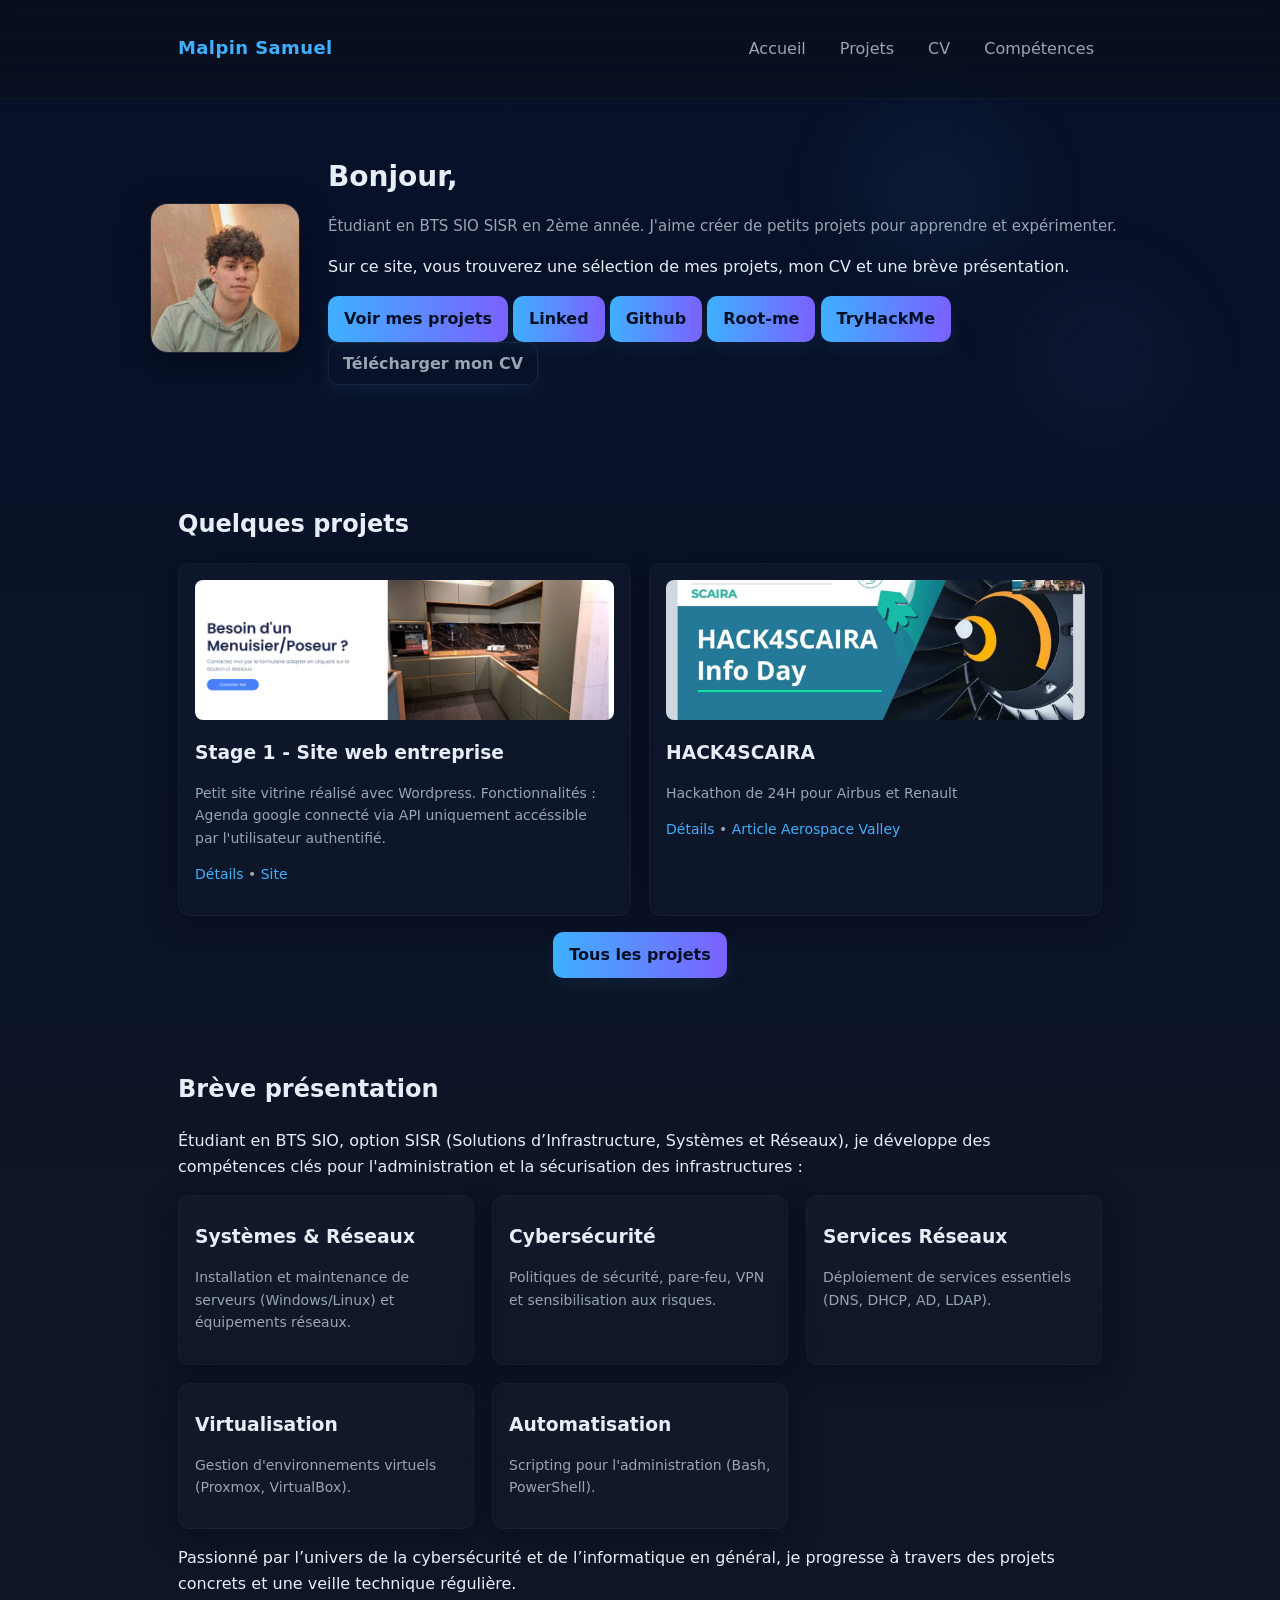
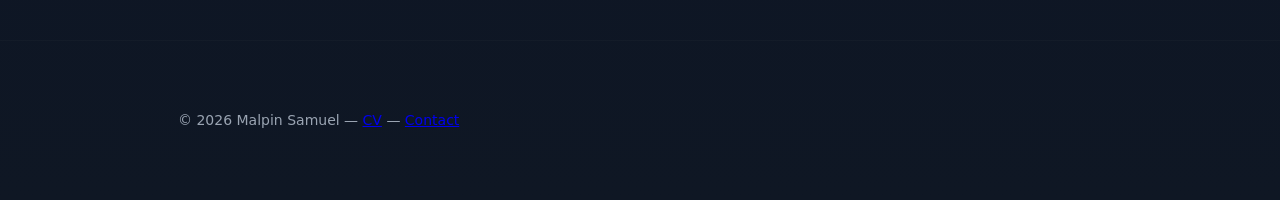
<file: index.html>
<!doctype html>
<html lang="fr">

<head>
  <meta charset="utf-8" />
  <meta name="viewport" content="width=device-width,initial-scale=1" />
  <title>Portfolio étudiant — Malpin Samuel</title>
  <meta name="description"
    content="Portfolio de Malpin Samuel, étudiant en BTS SIO SISR. Découvrez mes compétences en administration système, réseau et cybersécurité." />
  <link rel="stylesheet" href="./css/style.css" />
</head>

<body>
  <header class="site-header">
    <div class="container">
      <a class="brand" href="./">Malpin Samuel</a>
      <nav class="nav">
        <a href="./">Accueil</a>
        <a href="./projects.html">Projets</a>
        <a href="./cv.html">CV</a>
        <a href="./competences.html">Compétences</a>
      </nav>
      <button id="nav-toggle" class="nav-toggle">☰</button>
    </div>
  </header>

  <main>
    <section class="hero container">
      <img class="profile" src="./assets/profilepic.jpg" alt="Photo profil" />
      <div class="hero-text">
        <h1>Bonjour,</h1>
        <p class="lead">Étudiant en BTS SIO SISR en 2ème année. J'aime créer de petits projets pour apprendre et
          expérimenter.</p>
        <p>Sur ce site, vous trouverez une sélection de mes projets, mon CV et une brève présentation.</p>
        <p class="cta">
          <a class="btn" href="./projects.html">Voir mes projets</a>
          <a class="btn" href="https://www.linkedin.com/in/samuel-malpin-a26860328/">Linked</a>
          <a class="btn" href="https://github.com/samuelmalpin">Github</a>
          <a class="btn" href="https://www.root-me.org/samuelmalpin">Root-me</a>
          <a class="btn" href="https://tryhackme.com/p/samuel.mlp">TryHackMe</a>
          <a class="btn btn-outline" href="./assets/CVpro.pdf">Télécharger mon CV</a>
        </p>
      </div>
    </section>

    <section class="container projects-preview">
      <h2>Quelques projets</h2>
      <div class="grid">
        <article class="card">
          <img src="./assets/image_stage1.png" alt="Projet 1" />
          <h3>Stage 1 - Site web entreprise</h3>
          <p>Petit site vitrine réalisé avec Wordpress. Fonctionnalités : Agenda google connecté via API uniquement
            accéssible par l'utilisateur authentifié.</p>
          <p><a class="link" href="./projet1.html">Détails</a> • <a class="link" href="#">Site</a></p>
        </article>

        <article class="card">
          <img src="./assets/logohackathon.jpg" alt="Projet 2" />
          <h3>HACK4SCAIRA</h3>
          <p>Hackathon de 24H pour Airbus et Renault</p>
          <p><a class="link" href="./hack4scaira.html">Détails</a> • <a class="link" href="https://www.aerospace-valley.com/agenda/hack4scaira" target="_blank" rel="noopener noreferrer">Article Aerospace Valley</a></p>
        </article>

      </div>
      <p class="center"><a class="btn" href="./projects.html">Tous les projets</a></p>
    </section>

    <section class="container about">
      <h2>Brève présentation</h2>
      <p>Étudiant en BTS SIO, option SISR (Solutions d’Infrastructure, Systèmes et Réseaux), je développe des
        compétences clés pour l'administration et la sécurisation des infrastructures :</p>
      <div class="grid skills-grid">
        <div class="card skill-card">
          <h3>Systèmes & Réseaux</h3>
          <p>Installation et maintenance de serveurs (Windows/Linux) et équipements réseaux.</p>
        </div>
        <div class="card skill-card">
          <h3>Cybersécurité</h3>
          <p>Politiques de sécurité, pare-feu, VPN et sensibilisation aux risques.</p>
        </div>
        <div class="card skill-card">
          <h3>Services Réseaux</h3>
          <p>Déploiement de services essentiels (DNS, DHCP, AD, LDAP).</p>
        </div>
        <div class="card skill-card">
          <h3>Virtualisation</h3>
          <p>Gestion d'environnements virtuels (Proxmox, VirtualBox).</p>
        </div>
        <div class="card skill-card">
          <h3>Automatisation</h3>
          <p>Scripting pour l'administration (Bash, PowerShell).</p>
        </div>
      </div>

      <p>Passionné par l’univers de la cybersécurité et de l’informatique en général, je progresse à travers des projets
        concrets et une veille technique régulière.</p>
    </section>
  </main>

  <footer class="site-footer">
    <div class="container">
      <p>© <span id="year"></span> Malpin Samuel — <a href="./cv.html">CV</a> — <a
          href="mailto:votre.email@exemple.com">Contact</a></p>
    </div>
  </footer>

  <script src="./js/script.js"></script>
</body>

</html>
</file>
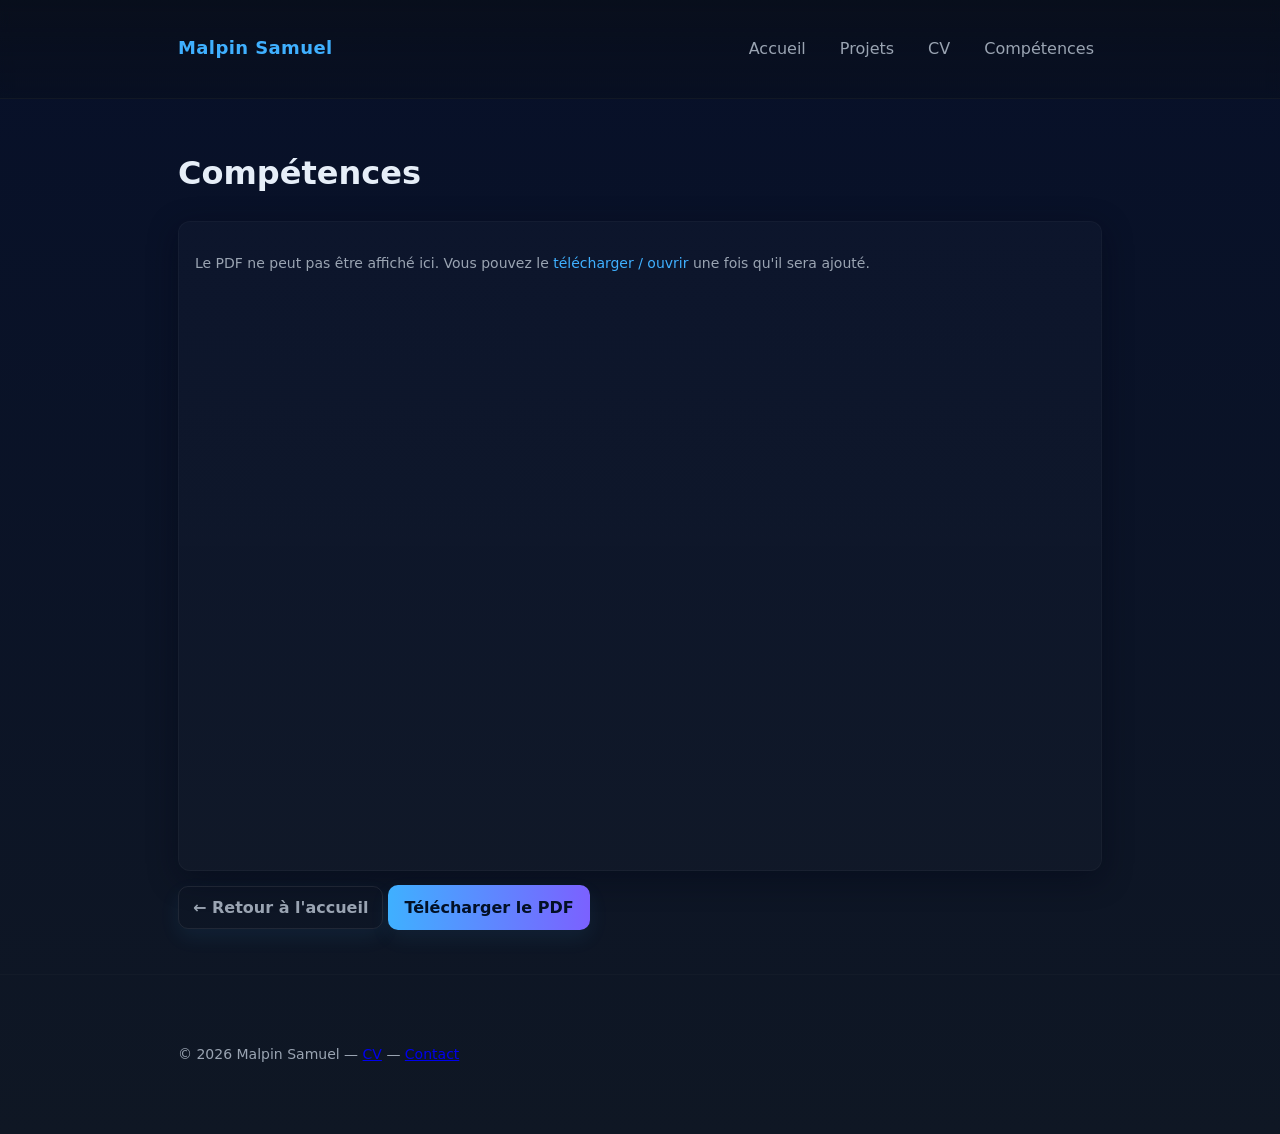
<file: competences.html>
<!doctype html>
<html lang="fr">
<head>
  <meta charset="utf-8" />
  <meta name="viewport" content="width=device-width,initial-scale=1" />
  <title>Compétences — Malpin Samuel</title>
  <link rel="stylesheet" href="./css/style.css" />
  <meta name="description" content="Page Compétences — affichage d'un PDF récapitulatif des compétences." />
</head>
<body>
  <header class="site-header">
    <div class="container">
      <a class="brand" href="./">Malpin Samuel</a>
      <nav class="nav">
        <a href="./">Accueil</a>
        <a href="./projects.html">Projets</a>
        <a href="./cv.html">CV</a>
        <a href="./competences.html">Compétences</a>
      </nav>
      <button id="nav-toggle-5" class="nav-toggle">☰</button>
    </div>
  </header>

  <main class="container">
    <h1>Compétences</h1>

    <article class="card" style="padding:0; overflow:hidden;">
      <div style="height:72vh; min-height:420px;">
        <object data="./assets/competences.pdf" type="application/pdf" width="100%" height="100%">
          <div class="container" style="padding:16px;">
            <p class="muted">Le PDF ne peut pas être affiché ici. Vous pouvez le <a class="link" href="./assets/competences.pdf" target="_blank" rel="noopener">télécharger / ouvrir</a> une fois qu'il sera ajouté.</p>
          </div>
        </object>
      </div>
    </article>

    <p style="margin-top:14px">
      <a class="btn btn-outline" href="./">← Retour à l'accueil</a>
      <a class="btn" href="./assets/competences.pdf" target="_blank" rel="noopener">Télécharger le PDF</a>
    </p>
  </main>

  <footer class="site-footer">
    <div class="container">
      <p>© <span id="year"></span> Malpin Samuel — <a href="./cv.html">CV</a> — <a href="./cv.html">Contact</a></p>
    </div>
  </footer>

  <script src="./js/script.js"></script>
</body>
</html>
</file>
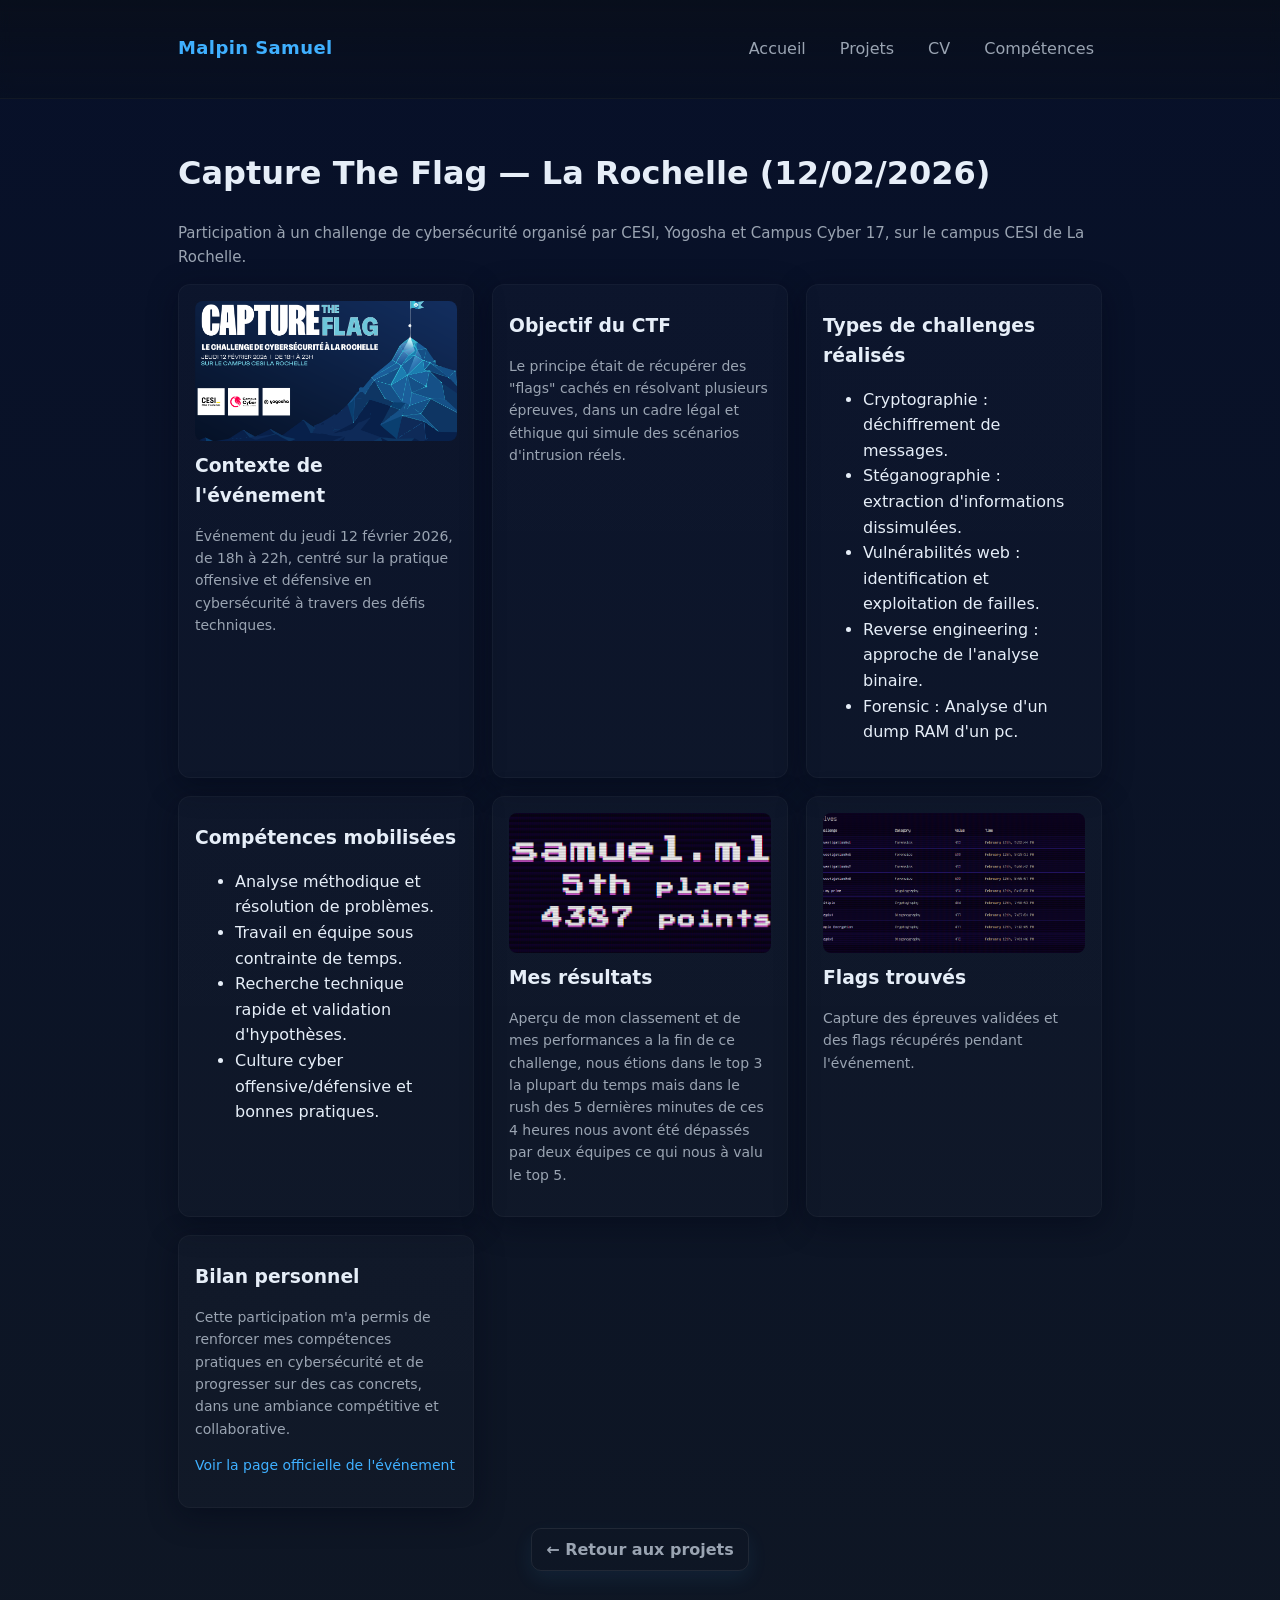
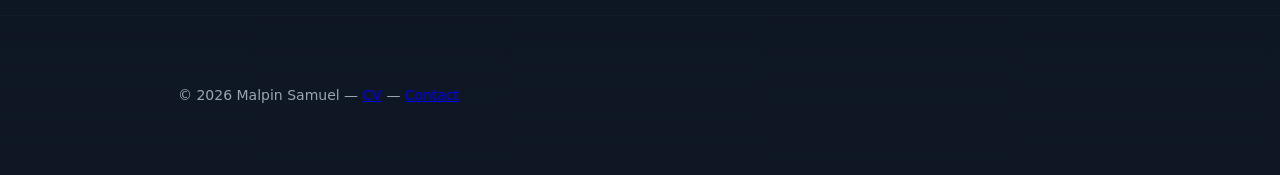
<file: ctf-larochelle.html>
<!doctype html>
<html lang="fr">
<head>
  <meta charset="utf-8" />
  <meta name="viewport" content="width=device-width,initial-scale=1" />
  <title>Capture The Flag — La Rochelle 2026 | Samuel MALPIN</title>
  <link rel="stylesheet" href="./css/style.css" />
  <meta name="description" content="Retour d'expérience sur ma participation au Capture The Flag du 12 février 2026 à La Rochelle, organisé par CESI, Yogosha et Campus Cyber 17." />
</head>
<body>
  <header class="site-header">
    <div class="container">
      <a class="brand" href="./">Malpin Samuel</a>
      <nav class="nav">
        <a href="./">Accueil</a>
        <a href="./projects.html">Projets</a>
        <a href="./cv.html">CV</a>
        <a href="./competences.html">Compétences</a>
      </nav>
      <button id="nav-toggle-5" class="nav-toggle">☰</button>
    </div>
  </header>

  <main class="container">
    <h1>Capture The Flag — La Rochelle (12/02/2026)</h1>
    <p class="lead">Participation à un challenge de cybersécurité organisé par CESI, Yogosha et Campus Cyber 17, sur le campus CESI de La Rochelle.</p>

    <div class="grid" style="margin-top:10px">
      <article class="card">
        <button type="button" class="image-zoom-trigger btn-modal" data-modal-target="#image-modal-ctf" aria-label="Agrandir la photo du CTF">
          <img src="./assets/CTF-int.png" alt="Capture The Flag La Rochelle 2026" />
        </button>
        <h3>Contexte de l'événement</h3>
        <p class="muted">Événement du jeudi 12 février 2026, de 18h à 22h, centré sur la pratique offensive et défensive en cybersécurité à travers des défis techniques.</p>
      </article>

      <article class="card">
        <h3>Objectif du CTF</h3>
        <p>Le principe était de récupérer des "flags" cachés en résolvant plusieurs épreuves, dans un cadre légal et éthique qui simule des scénarios d'intrusion réels.</p>
      </article>

      <article class="card">
        <h3>Types de challenges réalisés</h3>
        <ul>
          <li>Cryptographie : déchiffrement de messages.</li>
          <li>Stéganographie : extraction d'informations dissimulées.</li>
          <li>Vulnérabilités web : identification et exploitation de failles.</li>
          <li>Reverse engineering : approche de l'analyse binaire.</li>
          <li>Forensic : Analyse d'un dump RAM d'un pc.</li>
        </ul>
      </article>

      <article class="card">
        <h3>Compétences mobilisées</h3>
        <ul>
          <li>Analyse méthodique et résolution de problèmes.</li>
          <li>Travail en équipe sous contrainte de temps.</li>
          <li>Recherche technique rapide et validation d'hypothèses.</li>
          <li>Culture cyber offensive/défensive et bonnes pratiques.</li>
        </ul>
      </article>

      <article class="card">
        <button type="button" class="image-zoom-trigger btn-modal" data-modal-target="#image-modal-ctf-res" aria-label="Agrandir l'image de mes résultats CTF">
          <img src="./assets/ctf-res.png" alt="Résultats CTF" />
        </button>
        <h3>Mes résultats</h3>
        <p class="muted">Aperçu de mon classement et de mes performances a la fin de ce challenge, nous étions dans le top 3 la plupart du temps mais dans le rush des 5 dernières minutes de ces 4 heures nous avont été dépassés par deux équipes ce qui nous à valu le top 5.</p>
      </article>

      <article class="card">
        <button type="button" class="image-zoom-trigger btn-modal" data-modal-target="#image-modal-ctf-solve" aria-label="Agrandir l'image des flags trouvés">
          <img src="./assets/ctf-solve.png" alt="Flags trouvés pendant le CTF" />
        </button>
        <h3>Flags trouvés</h3>
        <p class="muted">Capture des épreuves validées et des flags récupérés pendant l'événement.</p>
      </article>

      <article class="card">
        <h3>Bilan personnel</h3>
        <p>Cette participation m'a permis de renforcer mes compétences pratiques en cybersécurité et de progresser sur des cas concrets, dans une ambiance compétitive et collaborative.</p>
        <p><a class="link" href="https://la-rochelle.cesi.fr/agenda/capture-the-flag-un-challenge-de-cybersecurite-organise-par-cesi-yogosha-et-campus-cyber/" target="_blank" rel="noopener noreferrer">Voir la page officielle de l'événement</a></p>
      </article>
    </div>

    <p style="text-align:center; margin-top:20px;">
      <a class="btn btn-outline" href="./projects.html">← Retour aux projets</a>
    </p>
  </main>

  <footer class="site-footer">
    <div class="container">
      <p>© <span id="year"></span> Malpin Samuel — <a href="./cv.html">CV</a> — <a href="./cv.html">Contact</a></p>
    </div>
  </footer>

  <div id="image-modal-ctf" class="modal">
    <div class="modal-content">
      <span class="modal-close">&times;</span>
      <img src="./assets/CTF-int.png" alt="Capture The Flag La Rochelle 2026 agrandi" class="modal-image">
    </div>
  </div>

  <div id="image-modal-ctf-res" class="modal">
    <div class="modal-content">
      <span class="modal-close">&times;</span>
      <img src="./assets/ctf-res.png" alt="Résultats CTF agrandis" class="modal-image modal-image-ctf-res">
    </div>
  </div>

  <div id="image-modal-ctf-solve" class="modal">
    <div class="modal-content">
      <span class="modal-close">&times;</span>
      <img src="./assets/ctf-solve.png" alt="Flags trouvés agrandis" class="modal-image">
    </div>
  </div>

  <script src="./js/script.js"></script>
</body>
</html>
</file>
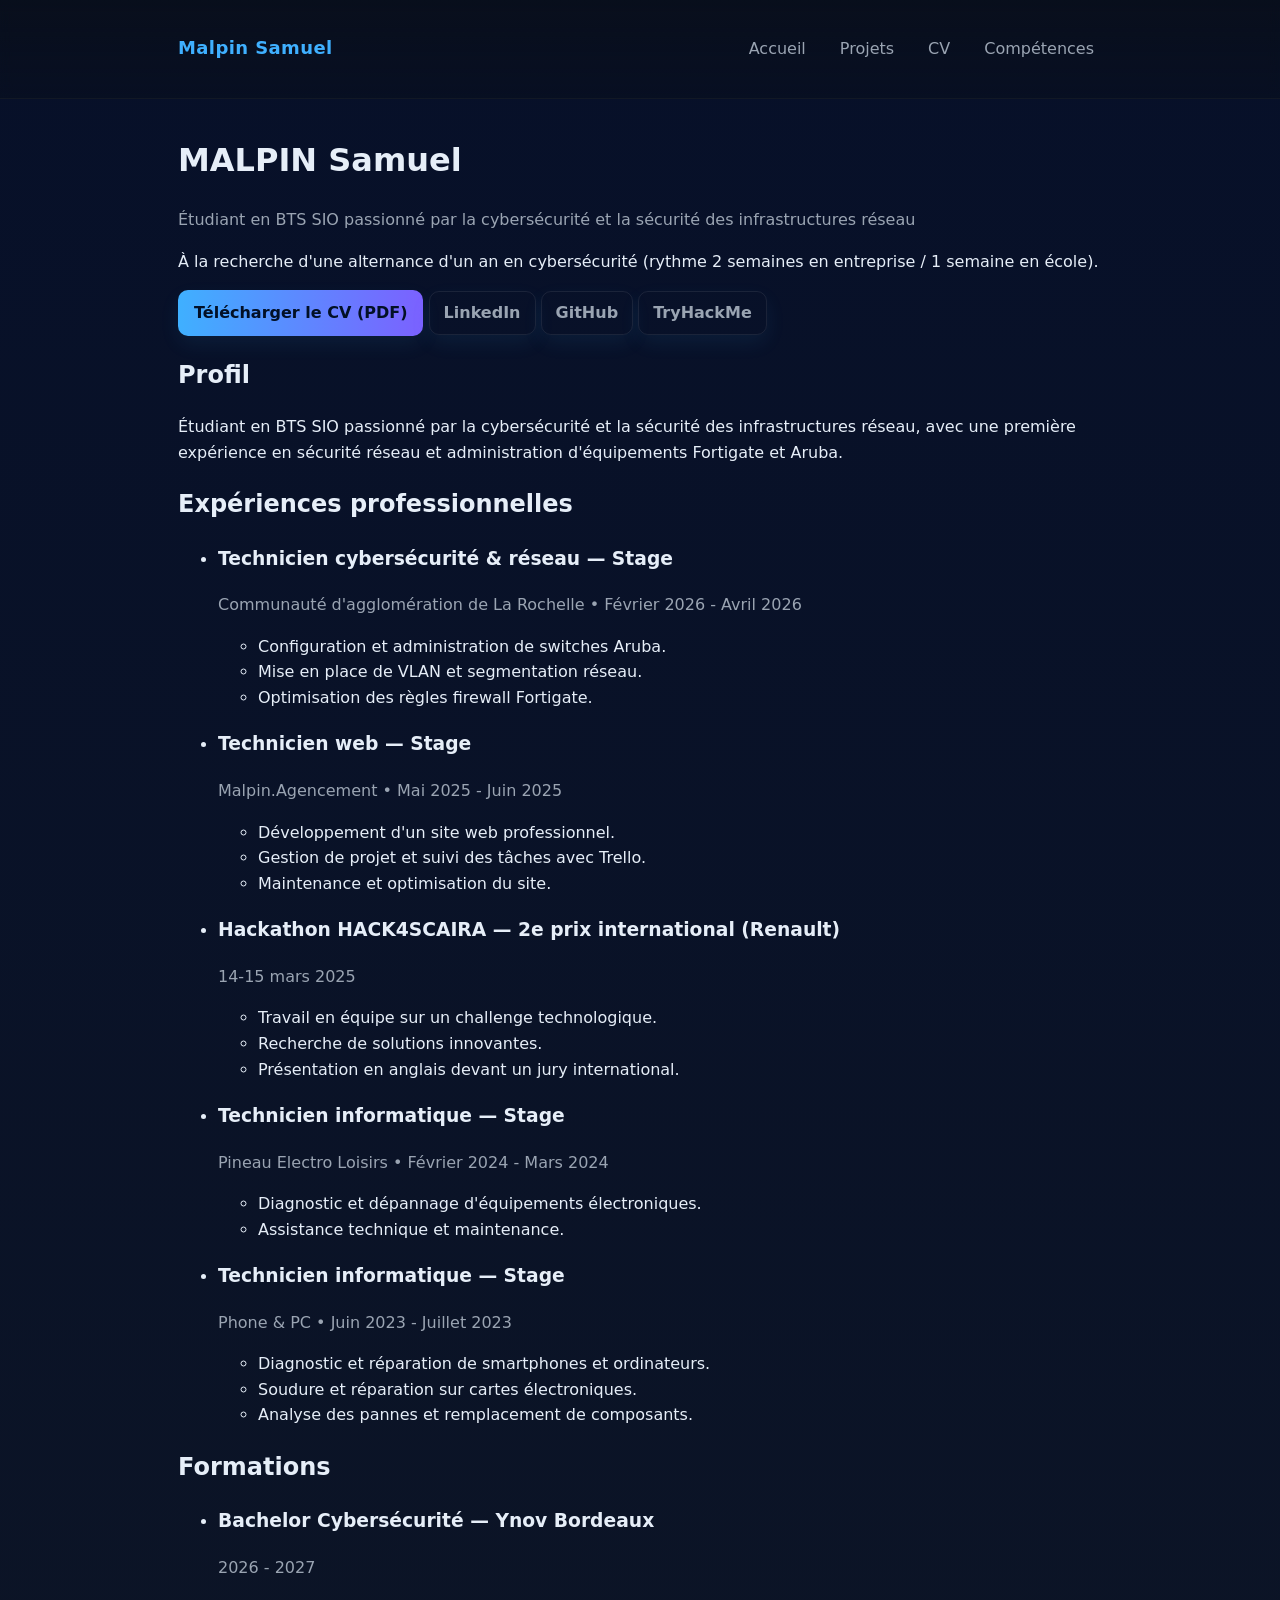
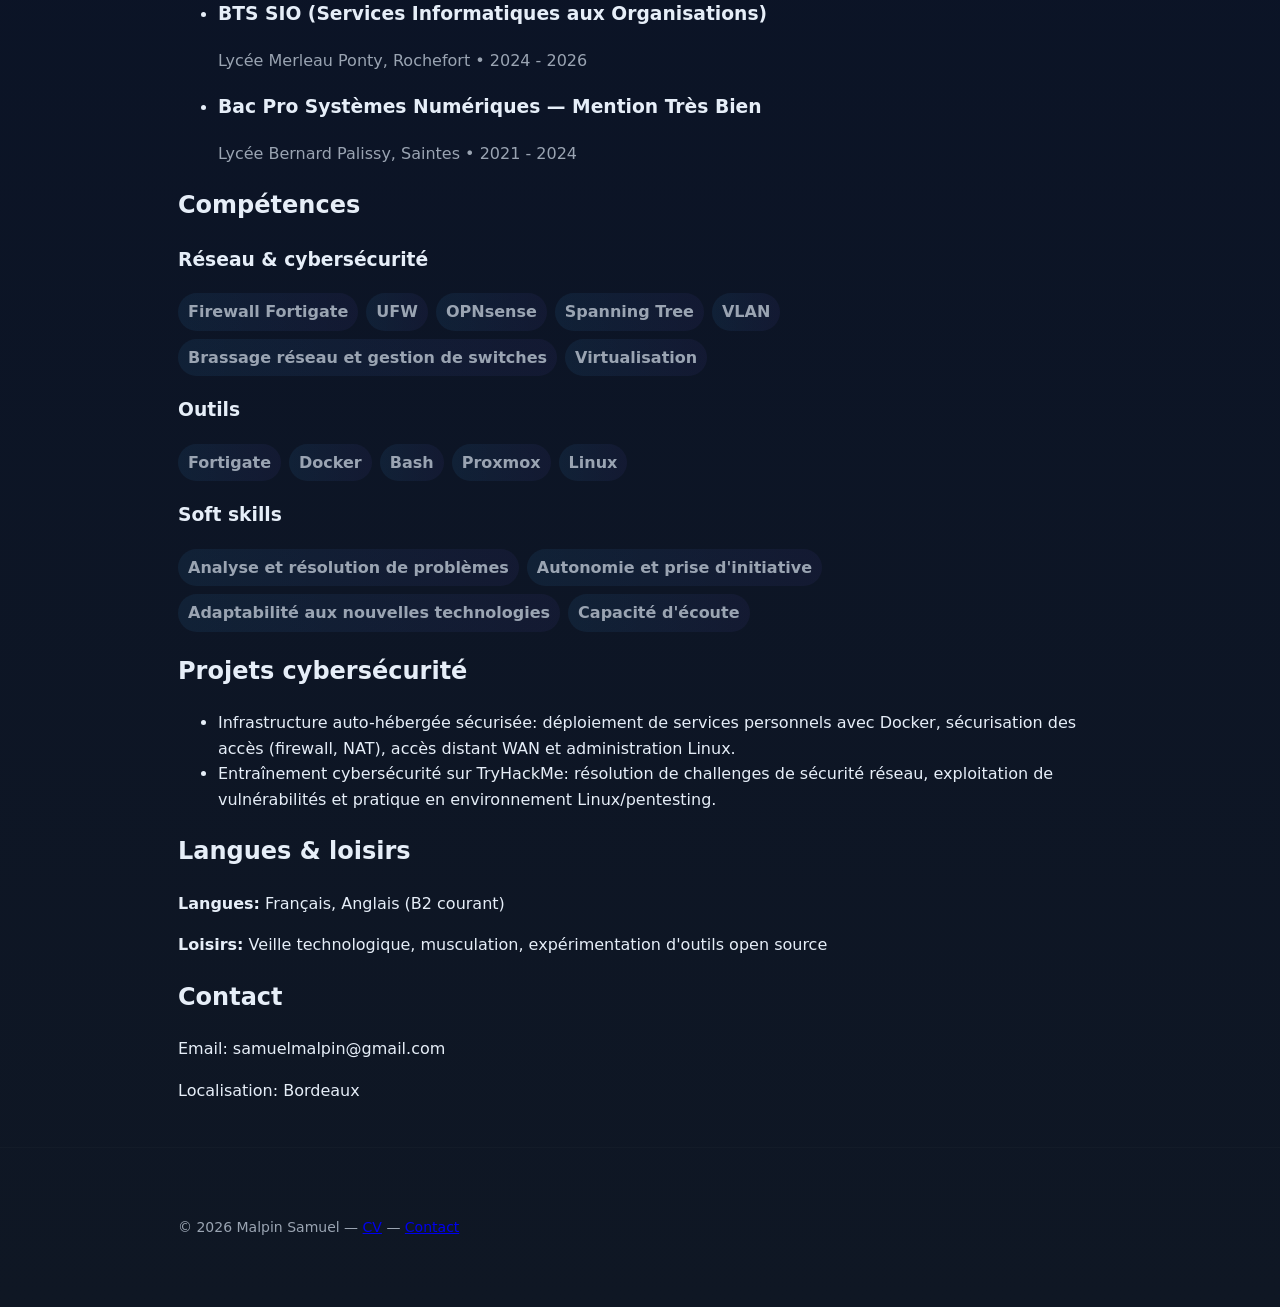
<file: cv.html>
<!doctype html>
<html lang="fr">
<head>
  <meta charset="utf-8" />
  <meta name="viewport" content="width=device-width,initial-scale=1" />
  <title>CV — Malpin Samuel</title>
  <link rel="stylesheet" href="./css/style.css" />
</head>
<body>
  <header class="site-header">
    <div class="container">
      <a class="brand" href="./">Malpin Samuel</a>
      <nav class="nav">
        <a href="./">Accueil</a>
        <a href="./projects.html">Projets</a>
  <a href="./cv.html">CV</a>
  <a href="./competences.html">Compétences</a>
      </nav>
      <button id="nav-toggle-3" class="nav-toggle">☰</button>
    </div>
  </header>

  <main class="container cv">
    <h1>MALPIN Samuel</h1>
    <p class="muted">Étudiant en BTS SIO passionné par la cybersécurité et la sécurité des infrastructures réseau</p>
    <p>À la recherche d'une alternance d'un an en cybersécurité (rythme 2 semaines en entreprise / 1 semaine en école).</p>

    <p>
      <a class="btn" href="./assets/CVpro.pdf">Télécharger le CV (PDF)</a>
      <a class="btn btn-outline" href="https://www.linkedin.com/in/samuel-malpin-a26860328/" target="_blank" rel="noopener noreferrer">LinkedIn</a>
      <a class="btn btn-outline" href="https://github.com/samuelmalpin" target="_blank" rel="noopener noreferrer">GitHub</a>
      <a class="btn btn-outline" href="https://tryhackme.com/p/samuel.mlp" target="_blank" rel="noopener noreferrer">TryHackMe</a>
    </p>

    <section>
      <h2>Profil</h2>
      <p>Étudiant en BTS SIO passionné par la cybersécurité et la sécurité des infrastructures réseau, avec une première expérience en sécurité réseau et administration d'équipements Fortigate et Aruba.</p>
    </section>

    <section>
      <h2>Expériences professionnelles</h2>
      <ul>
        <li>
          <div>
            <h3>Technicien cybersécurité & réseau — Stage</h3>
            <p class="muted">Communauté d'agglomération de La Rochelle • Février 2026 - Avril 2026</p>
            <ul>
              <li>Configuration et administration de switches Aruba.</li>
              <li>Mise en place de VLAN et segmentation réseau.</li>
              <li>Optimisation des règles firewall Fortigate.</li>
            </ul>
          </div>
        </li>
        <li>
          <div>
            <h3>Technicien web — Stage</h3>
            <p class="muted">Malpin.Agencement • Mai 2025 - Juin 2025</p>
            <ul>
              <li>Développement d'un site web professionnel.</li>
              <li>Gestion de projet et suivi des tâches avec Trello.</li>
              <li>Maintenance et optimisation du site.</li>
            </ul>
          </div>
        </li>
        <li>
          <div>
            <h3>Hackathon HACK4SCAIRA — 2e prix international (Renault)</h3>
            <p class="muted">14-15 mars 2025</p>
            <ul>
              <li>Travail en équipe sur un challenge technologique.</li>
              <li>Recherche de solutions innovantes.</li>
              <li>Présentation en anglais devant un jury international.</li>
            </ul>
          </div>
        </li>
        <li>
          <div>
            <h3>Technicien informatique — Stage</h3>
            <p class="muted">Pineau Electro Loisirs • Février 2024 - Mars 2024</p>
            <ul>
              <li>Diagnostic et dépannage d'équipements électroniques.</li>
              <li>Assistance technique et maintenance.</li>
            </ul>
          </div>
        </li>
        <li>
          <div>
            <h3>Technicien informatique — Stage</h3>
            <p class="muted">Phone & PC • Juin 2023 - Juillet 2023</p>
            <ul>
              <li>Diagnostic et réparation de smartphones et ordinateurs.</li>
              <li>Soudure et réparation sur cartes électroniques.</li>
              <li>Analyse des pannes et remplacement de composants.</li>
            </ul>
          </div>
        </li>
      </ul>
    </section>

    <section>
      <h2>Formations</h2>
      <ul>
        <li>
          <div>
            <h3>Bachelor Cybersécurité — Ynov Bordeaux</h3>
            <p class="muted">2026 - 2027</p>
          </div>
        </li>
        <li>
          <div>
            <h3>BTS SIO (Services Informatiques aux Organisations)</h3>
            <p class="muted">Lycée Merleau Ponty, Rochefort • 2024 - 2026</p>
          </div>
        </li>
        <li>
          <div>
            <h3>Bac Pro Systèmes Numériques — Mention Très Bien</h3>
            <p class="muted">Lycée Bernard Palissy, Saintes • 2021 - 2024</p>
          </div>
        </li>
      </ul>
    </section>

    <section>
      <h2>Compétences</h2>
      <h3>Réseau & cybersécurité</h3>
      <ul class="skills">
        <li>Firewall Fortigate</li>
        <li>UFW</li>
        <li>OPNsense</li>
        <li>Spanning Tree</li>
        <li>VLAN</li>
        <li>Brassage réseau et gestion de switches</li>
        <li>Virtualisation</li>
      </ul>

      <h3>Outils</h3>
      <ul class="skills">
        <li>Fortigate</li>
        <li>Docker</li>
        <li>Bash</li>
        <li>Proxmox</li>
        <li>Linux</li>
      </ul>

      <h3>Soft skills</h3>
      <ul class="skills">
        <li>Analyse et résolution de problèmes</li>
        <li>Autonomie et prise d'initiative</li>
        <li>Adaptabilité aux nouvelles technologies</li>
        <li>Capacité d'écoute</li>
      </ul>
    </section>

    <section>
      <h2>Projets cybersécurité</h2>
      <ul>
        <li>Infrastructure auto-hébergée sécurisée: déploiement de services personnels avec Docker, sécurisation des accès (firewall, NAT), accès distant WAN et administration Linux.</li>
        <li>Entraînement cybersécurité sur TryHackMe: résolution de challenges de sécurité réseau, exploitation de vulnérabilités et pratique en environnement Linux/pentesting.</li>
      </ul>
    </section>

    <section>
      <h2>Langues & loisirs</h2>
      <p><strong>Langues:</strong> Français, Anglais (B2 courant)</p>
      <p><strong>Loisirs:</strong> Veille technologique, musculation, expérimentation d'outils open source</p>
    </section>

    <section id="contact">
      <h2>Contact</h2>
      <p>Email: samuelmalpin@gmail.com</p>
      <p>Localisation: Bordeaux</p>
    </section>
  </main>

  <footer class="site-footer">
    <div class="container">
  <p>© <span id="year"></span> Malpin Samuel — <a href="./cv.html">CV</a> — <a href="./cv.html#contact">Contact</a></p>
    </div>
  </footer>

  <script src="./js/script.js"></script>
</body>
</html>
</file>
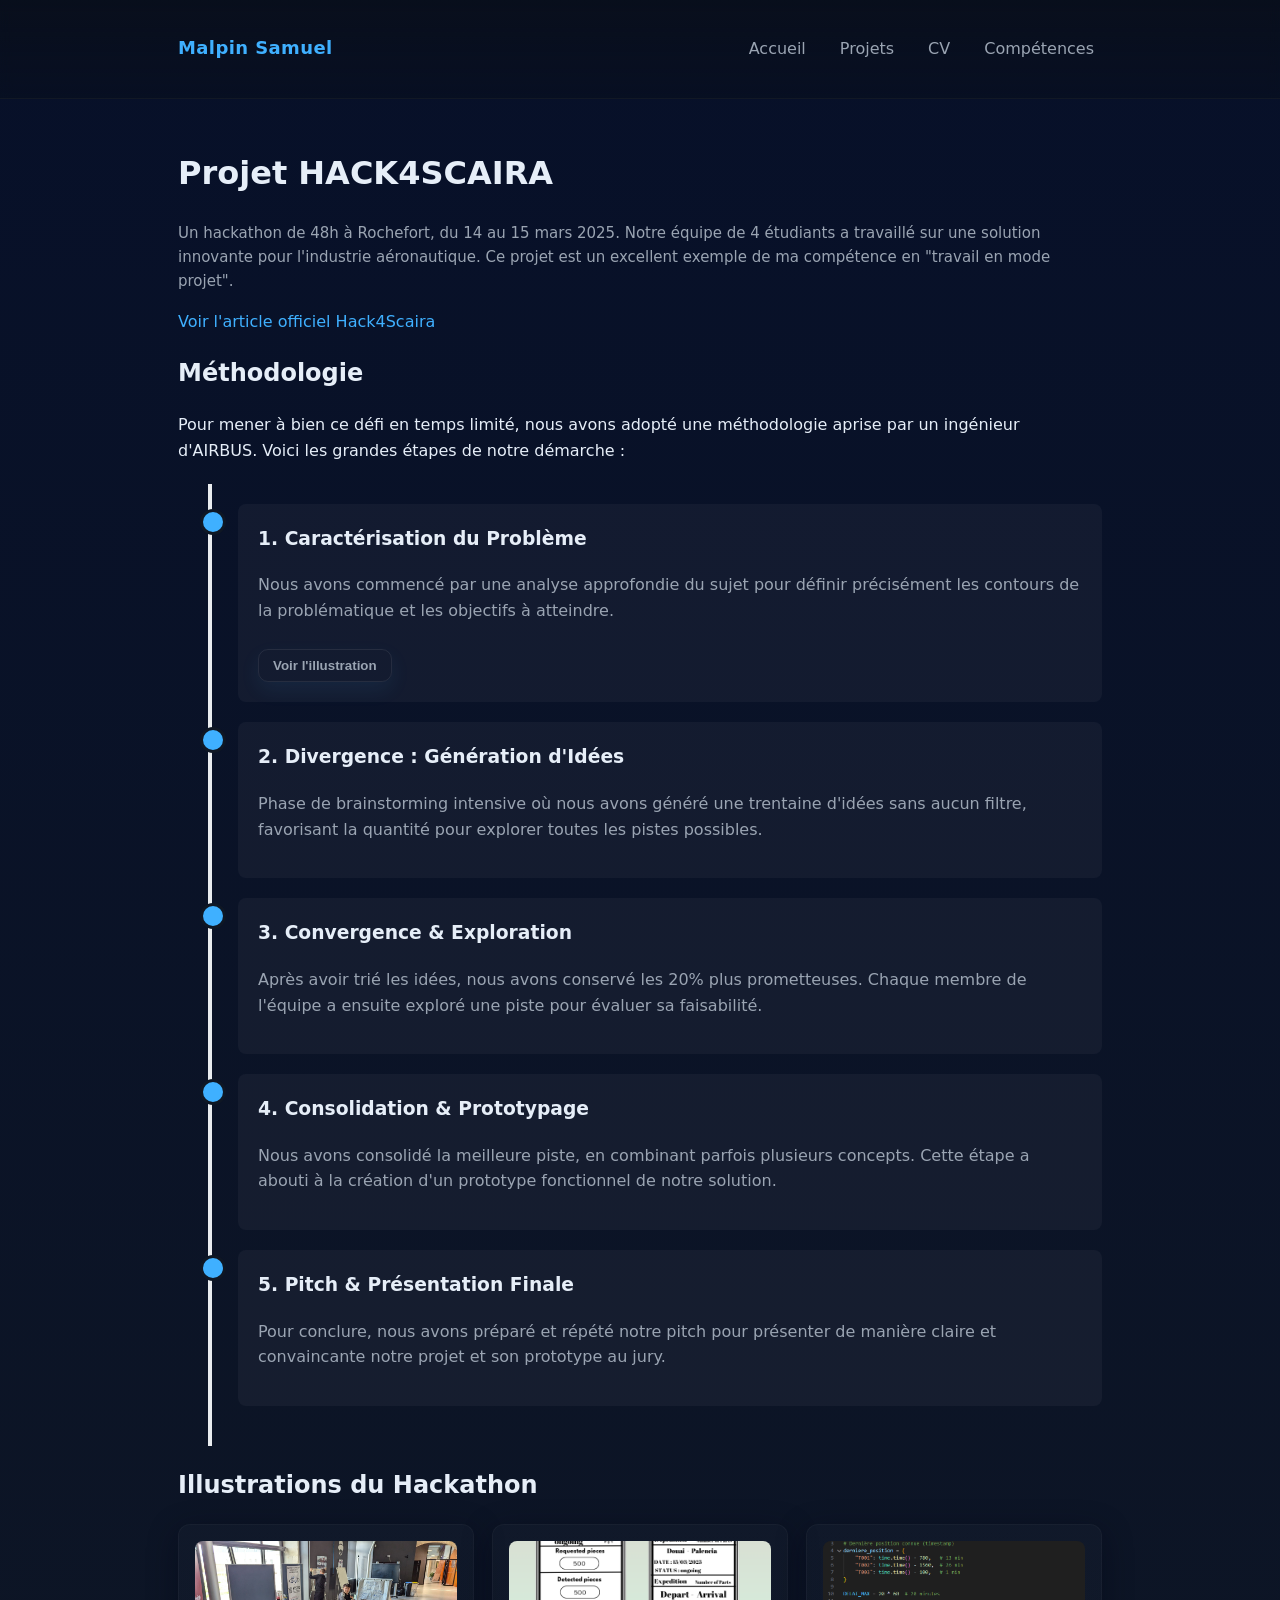
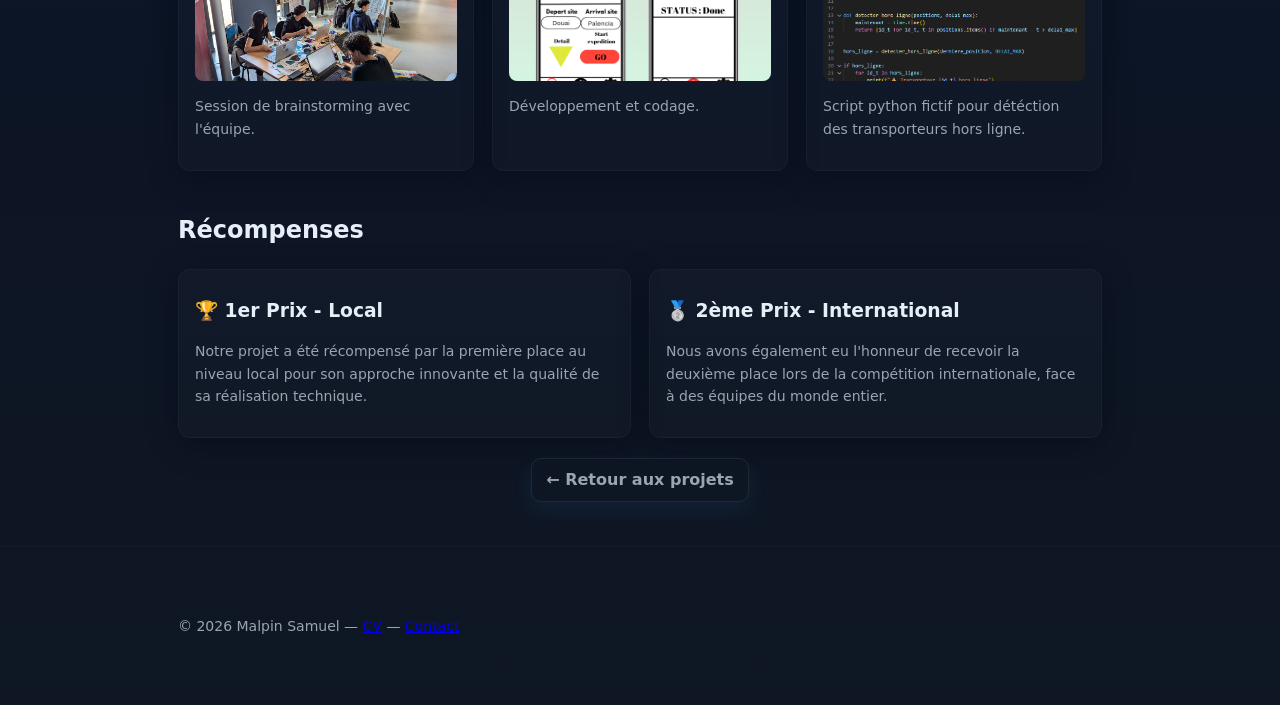
<file: hack4scaira.html>
<!doctype html>
<html lang="fr">
<head>
  <meta charset="utf-8" />
  <meta name="viewport" content="width=device-width,initial-scale=1" />
  <title>Projet HACK4SCAIRA - Samuel MALPIN</title>
  <link rel="stylesheet" href="./css/style.css" />
  <meta name="description" content="Présentation du projet HACK4SCAIRA, un hackathon sur l'IA pour l'industrie aéronautique." />
</head>
<body>
  <header class="site-header">
    <div class="container">
      <a class="brand" href="./">Malpin Samuel</a>
      <nav class="nav">
        <a href="./">Accueil</a>
        <a href="./projects.html">Projets</a>
        <a href="./cv.html">CV</a>
        <a href="./competences.html">Compétences</a>
      </nav>
      <button id="nav-toggle-4" class="nav-toggle">☰</button>
    </div>
  </header>

  <main class="container">
    <h1>Projet HACK4SCAIRA</h1>
    <p class="lead">Un hackathon de 48h à Rochefort, du 14 au 15 mars 2025. Notre équipe de 4 étudiants a travaillé sur une solution innovante pour l'industrie aéronautique. Ce projet est un excellent exemple de ma compétence en "travail en mode projet".</p>
    <p><a class="link" href="https://www.aerospace-valley.com/agenda/hack4scaira" target="_blank" rel="noopener noreferrer">Voir l'article officiel Hack4Scaira</a></p>

    <h2>Méthodologie</h2>
    <p>Pour mener à bien ce défi en temps limité, nous avons adopté une méthodologie aprise par un ingénieur d'AIRBUS. Voici les grandes étapes de notre démarche :</p>

    <div class="timeline">
      <div class="timeline-item">
        <div class="timeline-content">
          <h3>1. Caractérisation du Problème</h3>
          <p>Nous avons commencé par une analyse approfondie du sujet pour définir précisément les contours de la problématique et les objectifs à atteindre.</p>
          <button class="btn btn-outline btn-modal" data-modal-target="#image-modal-1">Voir l'illustration</button>
        </div>
      </div>
      <div class="timeline-item">
        <div class="timeline-content">
          <h3>2. Divergence : Génération d'Idées</h3>
          <p>Phase de brainstorming intensive où nous avons généré une trentaine d'idées sans aucun filtre, favorisant la quantité pour explorer toutes les pistes possibles.</p>
        </div>
      </div>
      <div class="timeline-item">
        <div class="timeline-content">
          <h3>3. Convergence & Exploration</h3>
          <p>Après avoir trié les idées, nous avons conservé les 20% plus prometteuses. Chaque membre de l'équipe a ensuite exploré une piste pour évaluer sa faisabilité.</p>
        </div>
      </div>
      <div class="timeline-item">
        <div class="timeline-content">
          <h3>4. Consolidation & Prototypage</h3>
          <p>Nous avons consolidé la meilleure piste, en combinant parfois plusieurs concepts. Cette étape a abouti à la création d'un prototype fonctionnel de notre solution.</p>
        </div>
      </div>
      <div class="timeline-item">
        <div class="timeline-content">
          <h3>5. Pitch & Présentation Finale</h3>
          <p>Pour conclure, nous avons préparé et répété notre pitch pour présenter de manière claire et convaincante notre projet et son prototype au jury.</p>
        </div>
      </div>
    </div>

    <h2>Illustrations du Hackathon</h2>
    <div class="grid" style="margin-top:20px">
      <article class="card">
        <button type="button" class="image-zoom-trigger btn-modal" data-modal-target="#image-modal-hack-1" aria-label="Agrandir l'image de l'équipe en plein travail">
          <img src="./assets/hack4scaira1.jpg" alt="L'équipe en plein travail" />
        </button>
        <p class="muted">Session de brainstorming avec l'équipe.</p>
      </article>
      <article class="card">
        <button type="button" class="image-zoom-trigger btn-modal" data-modal-target="#image-modal-hack-2" aria-label="Agrandir l'image de la démo de l'application">
          <img src="./assets/hackathon-app.png" alt="Démo de l'application" />
        </button>
        <p class="muted">Développement et codage.</p>
      </article>
      <article class="card">
        <button type="button" class="image-zoom-trigger btn-modal" data-modal-target="#image-modal-hack-3" aria-label="Agrandir l'image du script Python du projet">
          <img src="./assets/hackathon-scriptpy.png" alt="Script Python du projet" />
        </button>
        <p class="muted">Script python fictif pour détéction des transporteurs hors ligne.</p>
      </article>
    </div>

    <h2 style="margin-top: 40px;">Récompenses</h2>
        <div class="grid">
          <article class="card">
            <h3>🏆 1er Prix - Local</h3>
            <p>Notre projet a été récompensé par la première place au niveau local pour son approche innovante et la qualité de sa réalisation technique.</p>
          </article>
          <article class="card">
            <h3>🥈 2ème Prix - International</h3>
            <p>Nous avons également eu l'honneur de recevoir la deuxième place lors de la compétition internationale, face à des équipes du monde entier.</p>
          </article>
        </div>

    <p style="text-align: center; margin-top: 20px;">
      <a class="btn btn-outline" href="./projects.html">← Retour aux projets</a>
    </p>

  </main>

  <footer class="site-footer">
    <div class="container">
      <p>© <span id="year"></span> Malpin Samuel — <a href="./cv.html">CV</a> — <a href="./cv.html">Contact</a></p>
    </div>
  </footer>

  <div id="image-modal-1" class="modal">
    <div class="modal-content">
      <span class="modal-close">&times;</span>
      <img src="./assets/methodologie_etape1.jpg" alt="Illustration étape 1 - Brainstorming et caractérisation" class="modal-image">
    </div>
  </div>

  <div id="image-modal-hack-1" class="modal">
    <div class="modal-content">
      <span class="modal-close">&times;</span>
      <img src="./assets/hack4scaira1.jpg" alt="L'équipe en plein travail agrandie" class="modal-image">
    </div>
  </div>

  <div id="image-modal-hack-2" class="modal">
    <div class="modal-content">
      <span class="modal-close">&times;</span>
      <img src="./assets/hackathon-app.png" alt="Démo de l'application agrandie" class="modal-image">
    </div>
  </div>

  <div id="image-modal-hack-3" class="modal">
    <div class="modal-content">
      <span class="modal-close">&times;</span>
      <img src="./assets/hackathon-scriptpy.png" alt="Script Python du projet agrandi" class="modal-image">
    </div>
  </div>

  <script src="./js/script.js"></script>
</body>
</html>
</file>
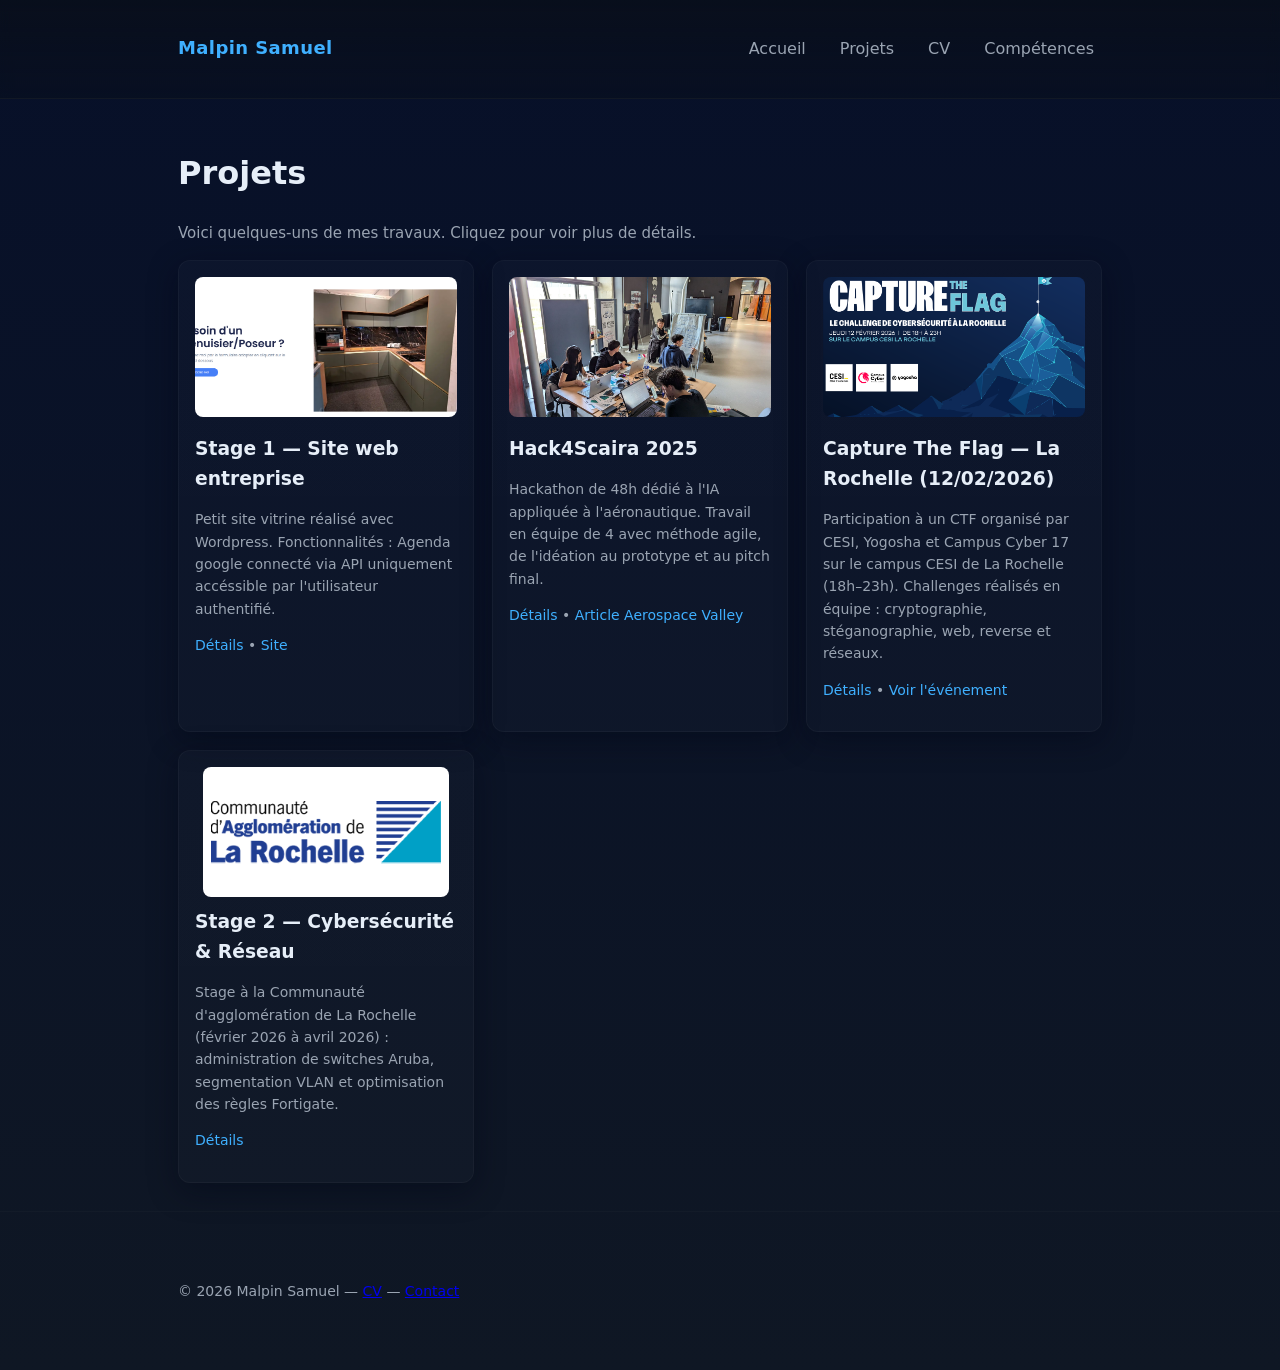
<file: projects.html>
<!doctype html>
<html lang="fr">
<head>
  <meta charset="utf-8" />
  <meta name="viewport" content="width=device-width,initial-scale=1" />
  <title>Projets — Portfolio</title>
  <link rel="stylesheet" href="./css/style.css" />
</head>
<body class="projects-page">
  <header class="site-header">
    <div class="container">
      <a class="brand" href="./">Malpin Samuel</a>
      <nav class="nav">
        <a href="./">Accueil</a>
        <a href="./projects.html">Projets</a>
  <a href="./cv.html">CV</a>
  <a href="./competences.html">Compétences</a>
      </nav>
      <button id="nav-toggle-2" class="nav-toggle">☰</button>
    </div>
  </header>

  <main class="container">
    <h1>Projets</h1>
    <p class="lead">Voici quelques-uns de mes travaux. Cliquez pour voir plus de détails.</p>

    <div class="grid">
      <article class="card">
        <img src="./assets/image_stage1.png " alt="Projet A" />
        <h3>Stage 1 — Site web entreprise</h3>
        <p>Petit site vitrine réalisé avec Wordpress. Fonctionnalités : Agenda google connecté via API uniquement accéssible par l'utilisateur authentifié.</p>
  <p><a class="link" href="./projet1.html">Détails</a> • <a class="link" href="#">Site</a></p>
      </article>

      <article class="card">
        <img src="./assets/hack4scaira1.jpg" alt="Projet HACK4SCAIRA" />
        <h3>Hack4Scaira 2025</h3>
        <p>Hackathon de 48h dédié à l'IA appliquée à l'aéronautique. Travail en équipe de 4 avec méthode agile, de l'idéation au prototype et au pitch final.</p>
        <p><a class="link" href="./hack4scaira.html">Détails</a> • <a class="link" href="https://www.aerospace-valley.com/agenda/hack4scaira" target="_blank" rel="noopener noreferrer">Article Aerospace Valley</a></p>
      </article>

      <article class="card">
        <img src="./assets/CTF-int.png" alt="Capture The Flag à La Rochelle" />
        <h3>Capture The Flag — La Rochelle (12/02/2026)</h3>
        <p>Participation à un CTF organisé par CESI, Yogosha et Campus Cyber 17 sur le campus CESI de La Rochelle (18h–23h). Challenges réalisés en équipe : cryptographie, stéganographie, web, reverse et réseaux.</p>
        <p><a class="link" href="./ctf-larochelle.html">Détails</a> • <a class="link" href="https://la-rochelle.cesi.fr/agenda/capture-the-flag-un-challenge-de-cybersecurite-organise-par-cesi-yogosha-et-campus-cyber/" target="_blank" rel="noopener noreferrer">Voir l'événement</a></p>
      </article>

      <article class="card stage2-card">
        <img src="./assets/CDA-img.png" alt="Stage 2 Cybersécurité & Réseau" />
        <h3>Stage 2 — Cybersécurité & Réseau</h3>
        <p>Stage à la Communauté d'agglomération de La Rochelle (février 2026 à avril 2026) : administration de switches Aruba, segmentation VLAN et optimisation des règles Fortigate.</p>
        <p><a class="link" href="./stage2.html">Détails</a></p>
      </article>

    </div>
  </main>

  <footer class="site-footer">
    <div class="container">
  <p>© <span id="year"></span> Malpin Samuel — <a href="./cv.html">CV</a> — <a href="./cv.html">Contact</a></p>
    </div>
  </footer>

  <script src="./js/script.js"></script>
</body>
</html>
</file>
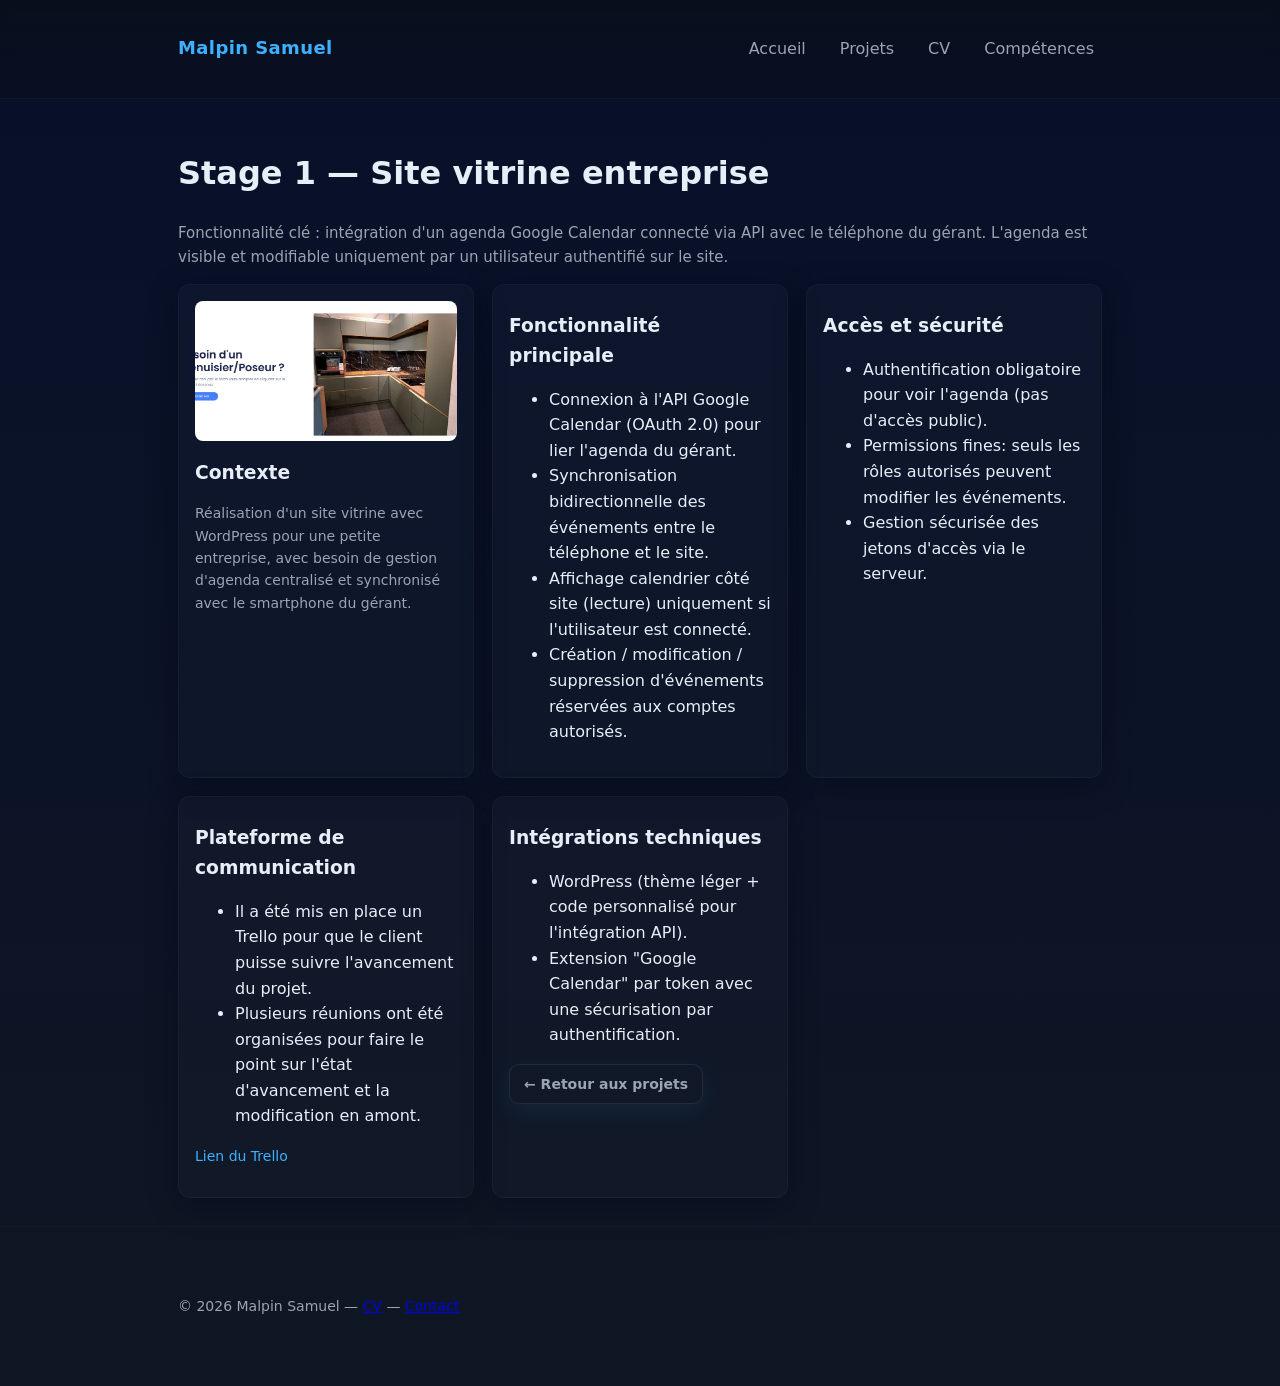
<file: projet1.html>
<!doctype html>
<html lang="fr">
<head>
  <meta charset="utf-8" />
  <meta name="viewport" content="width=device-width,initial-scale=1" />
  <title>Projet 1 Samuel MALPIN</title>
  <link rel="stylesheet" href="./css/style.css" />
  <meta name="description" content="Présentation du Stage 1 : site vitrine WordPress avec Google Calendar connecté via API. Accès agenda réservé aux utilisateurs authentifiés." />
</head>
<body>
  <header class="site-header">
    <div class="container">
      <a class="brand" href="./">Malpin Samuel</a>
      <nav class="nav">
        <a href="./">Accueil</a>
        <a href="./projects.html">Projets</a>
  <a href="./cv.html">CV</a>
  <a href="./competences.html">Compétences</a>
      </nav>
      <button id="nav-toggle-4" class="nav-toggle">☰</button>
    </div>
  </header>

  <main class="container">
    <h1>Stage 1 — Site vitrine entreprise</h1>
    <p class="lead">Fonctionnalité clé : intégration d'un agenda Google Calendar connecté via API avec le téléphone du gérant. L'agenda est visible et modifiable uniquement par un utilisateur authentifié sur le site.</p>

    <div class="grid" style="margin-top:10px">
      <article class="card">
        <img src="./assets/image_stage1.png" alt="Aperçu du projet Google Calendar" />
        <h3>Contexte</h3>
        <p class="muted">Réalisation d'un site vitrine avec WordPress pour une petite entreprise, avec besoin de gestion d'agenda centralisé et synchronisé avec le smartphone du gérant.</p>
      </article>

      <article class="card">
        <h3>Fonctionnalité principale</h3>
        <ul>
          <li>Connexion à l'API Google Calendar (OAuth 2.0) pour lier l'agenda du gérant.</li>
          <li>Synchronisation bidirectionnelle des événements entre le téléphone et le site.</li>
          <li>Affichage calendrier côté site (lecture) uniquement si l'utilisateur est connecté.</li>
          <li>Création / modification / suppression d'événements réservées aux comptes autorisés.</li>
        </ul>
      </article>

      <article class="card">
        <h3>Accès et sécurité</h3>
        <ul>
          <li>Authentification obligatoire pour voir l'agenda (pas d'accès public).</li>
          <li>Permissions fines: seuls les rôles autorisés peuvent modifier les événements.</li>
          <li>Gestion sécurisée des jetons d'accès via le serveur.</li>
        </ul>
      </article>

      <article class="card">
        <h3>Plateforme de communication</h3>
        <ul>
          <li>Il a été mis en place un Trello pour que le client puisse suivre l'avancement du projet.</li>
          <li>Plusieurs réunions ont été organisées pour faire le point sur l'état d'avancement et la modification en amont.</li>
        </ul>
        <p><a class="link" target="_blank" href="https://trello.com/b/KzzvRkGk/site">Lien du Trello</a></p>
      </article>

      <article class="card">
        <h3>Intégrations techniques</h3>
        <ul>
          <li>WordPress (thème léger + code personnalisé pour l'intégration API).</li>
          <li>Extension "Google Calendar" par token avec une sécurisation par authentification.</li>
        </ul>
        <p>
          <a class="btn btn-outline" href="./projects.html">← Retour aux projets</a>
        </p>
      </article>
    </div>
  </main>

  <footer class="site-footer">
    <div class="container">
  <p>© <span id="year"></span> Malpin Samuel — <a href="./cv.html">CV</a> — <a href="./cv.html">Contact</a></p>
    </div>
  </footer>

  <script src="./js/script.js"></script>
  </body>
  </html>
</file>
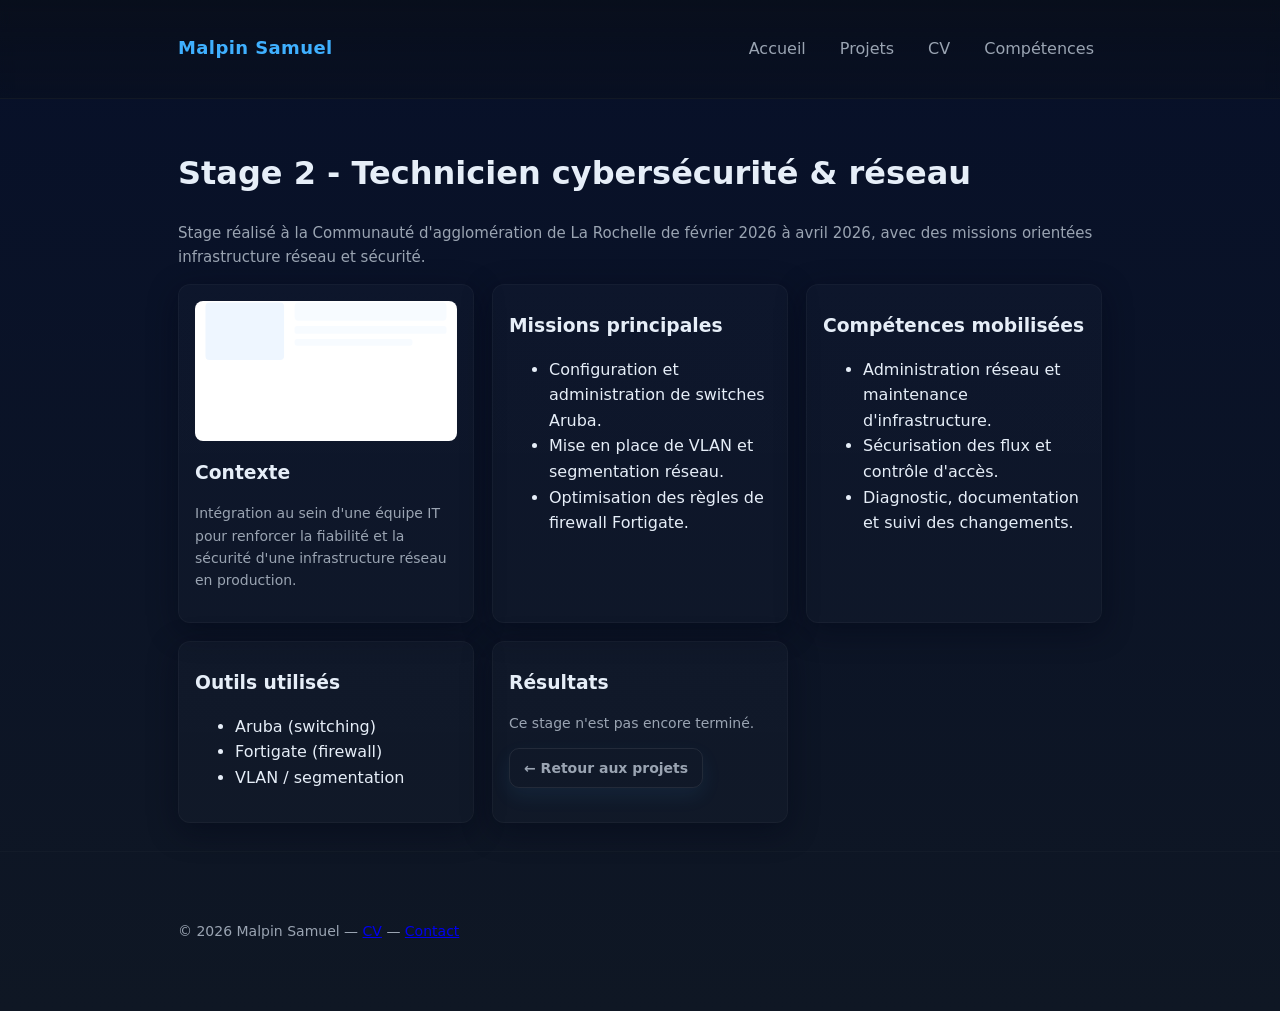
<file: stage2.html>
<!doctype html>
<html lang="fr">
<head>
  <meta charset="utf-8" />
  <meta name="viewport" content="width=device-width,initial-scale=1" />
  <title>Stage 2 Cybersécurité & Réseau - Samuel MALPIN</title>
  <link rel="stylesheet" href="./css/style.css" />
  <meta name="description" content="Présentation de mon Stage 2 en cybersécurité et réseau à la Communauté d'agglomération de La Rochelle : Aruba, VLAN et Fortigate." />
</head>
<body>
  <header class="site-header">
    <div class="container">
      <a class="brand" href="./">Malpin Samuel</a>
      <nav class="nav">
        <a href="./">Accueil</a>
        <a href="./projects.html">Projets</a>
        <a href="./cv.html">CV</a>
        <a href="./competences.html">Compétences</a>
      </nav>
      <button id="nav-toggle-stage2" class="nav-toggle">☰</button>
    </div>
  </header>

  <main class="container">
    <h1>Stage 2 - Technicien cybersécurité & réseau</h1>
    <p class="lead">Stage réalisé à la Communauté d'agglomération de La Rochelle de février 2026 à avril 2026, avec des missions orientées infrastructure réseau et sécurité.</p>

    <div class="grid" style="margin-top:10px">
      <article class="card">
        <img src="./assets/project-placeholder.svg" alt="Illustration Stage 2" />
        <h3>Contexte</h3>
        <p class="muted">Intégration au sein d'une équipe IT pour renforcer la fiabilité et la sécurité d'une infrastructure réseau en production.</p>
      </article>

      <article class="card">
        <h3>Missions principales</h3>
        <ul>
          <li>Configuration et administration de switches Aruba.</li>
          <li>Mise en place de VLAN et segmentation réseau.</li>
          <li>Optimisation des règles de firewall Fortigate.</li>
        </ul>
      </article>

      <article class="card">
        <h3>Compétences mobilisées</h3>
        <ul>
          <li>Administration réseau et maintenance d'infrastructure.</li>
          <li>Sécurisation des flux et contrôle d'accès.</li>
          <li>Diagnostic, documentation et suivi des changements.</li>
        </ul>
      </article>

      <article class="card">
        <h3>Outils utilisés</h3>
        <ul>
          <li>Aruba (switching)</li>
          <li>Fortigate (firewall)</li>
          <li>VLAN / segmentation</li>
        </ul>
      </article>

      <article class="card">
        <h3>Résultats</h3>
        <p>Ce stage n'est pas encore terminé.</p>
        <p>
          <a class="btn btn-outline" href="./projects.html">← Retour aux projets</a>
        </p>
      </article>
    </div>
  </main>

  <footer class="site-footer">
    <div class="container">
      <p>© <span id="year"></span> Malpin Samuel — <a href="./cv.html">CV</a> — <a href="./cv.html#contact">Contact</a></p>
    </div>
  </footer>

  <script src="./js/script.js"></script>
</body>
</html>
</file>
<file: css/style.css>
:root{
  --bg: #0f1724; /* deep navy */
  --bg-2: linear-gradient(180deg,#071029 0%, #0f1724 100%);
  --card: rgba(255,255,255,0.04);
  --card-2: rgba(255,255,255,0.06);
  --glass: rgba(255,255,255,0.06);
  --accent: #3fb0ff; /* bright cyan */
  --accent-2: #7b61ff; /* violet-ish */
  --muted: #9aa4b2;
  --shadow: 0 10px 30px rgba(2,6,23,0.6);
}

*{box-sizing:border-box}
html,body{min-height:100vh}
body{
  font-family: Inter, system-ui, -apple-system, 'Segoe UI', Roboto, 'Helvetica Neue', Arial;
  margin:0;
  background: var(--bg-2);
  color: #e6eef8;
  line-height:1.6;
  -webkit-font-smoothing:antialiased;
  -moz-osx-font-smoothing:grayscale;
}

.container{max-width:980px;margin:0 auto;padding:28px}

/* Header */
.site-header{position:sticky;top:0;backdrop-filter: blur(6px);background:linear-gradient(180deg, rgba(10,14,20,0.6), rgba(10,14,20,0.3));border-bottom:1px solid rgba(255,255,255,0.04);z-index:30}
.site-header .container{display:flex;align-items:center;gap:18px}
.brand{font-weight:700;color:var(--accent);text-decoration:none;font-size:18px;letter-spacing:0.4px}
.nav{margin-left:auto;display:flex;gap:18px;align-items:center}
.nav a{color:var(--muted);text-decoration:none;padding:8px;border-radius:6px;transition:all .2s ease}
.nav a:hover{color:var(--accent);transform:translateY(-2px)}
.nav a:focus{outline:2px dashed rgba(63,176,255,0.28);outline-offset:4px}
.nav-toggle{display:none;background:none;border:0;font-size:20px;color:var(--muted)}

/* Hero */
.hero{display:flex;gap:28px;align-items:center;padding:56px 0;position:relative;overflow:visible}
.hero::before{content:'';position:absolute;right:-10%;top:-10%;width:420px;height:420px;background:radial-gradient(circle at 30% 30%, rgba(63,176,255,0.08), transparent 30%), radial-gradient(circle at 70% 70%, rgba(123,97,255,0.06), transparent 30%);filter: blur(28px);transform:translateZ(0);pointer-events:none}
.profile{width:150px;height:150px;border-radius:18px;background:linear-gradient(180deg,#ffffff08,#ffffff04);border:1px solid rgba(255,255,255,0.06);box-shadow: var(--shadow);transition:transform .35s cubic-bezier(.2,.9,.2,1), box-shadow .35s}
.profile:hover{transform:translateY(-6px) rotate(-1deg);box-shadow:0 18px 40px rgba(11,116,222,0.12)}
.hero-text h1{font-size:28px;margin:0 0 8px}
.lead{color:var(--muted);font-size:15px}

.cta{margin-top:12px}
.btn{display:inline-block;background:linear-gradient(90deg,var(--accent),var(--accent-2));color:#021026;padding:10px 16px;border-radius:10px;text-decoration:none;font-weight:600;box-shadow:0 8px 20px rgba(63,176,255,0.08);transition:transform .18s ease, box-shadow .18s}
.btn:hover{transform:translateY(-4px);box-shadow:0 16px 40px rgba(63,176,255,0.14)}
.btn-outline{background:transparent;border:1px solid rgba(255,255,255,0.08);color:var(--muted);padding:8px 14px;border-radius:10px}

/* Grid & cards */
.projects-preview .grid,.grid{display:grid;grid-template-columns:repeat(auto-fit,minmax(260px,1fr));gap:18px}
.card{background:linear-gradient(180deg, rgba(255,255,255,0.02), rgba(255,255,255,0.015));padding:16px;border-radius:12px;border:1px solid rgba(255,255,255,0.03);box-shadow:0 8px 30px rgba(2,6,23,0.45);transition:transform .28s cubic-bezier(.2,.9,.2,1), box-shadow .28s, border-color .28s}
.card:hover{transform:translateY(-8px);box-shadow:0 24px 60px rgba(2,6,23,0.6);border-color:rgba(63,176,255,0.12)}
.card img{width:100%;height:140px;object-fit:cover;border-radius:8px}
.card h3{margin:10px 0 6px}
.card p{color:var(--muted);font-size:14px}

.projects-page .stage2-card img{
  background:#fff;
  padding:8px;
  width:94%;
  height:130px;
  margin:0 auto;
  display:block;
}

.center{text-align:center}

.site-footer{padding:26px 0;color:var(--muted);font-size:14px;border-top:1px solid rgba(255,255,255,0.02)}
.cv h1{margin-top:8px}
.skills{display:flex;gap:8px;flex-wrap:wrap;list-style:none;padding:0}
.skills li{background:linear-gradient(90deg, rgba(63,176,255,0.08), rgba(123,97,255,0.06));padding:6px 10px;border-radius:999px;color:var(--muted);font-weight:600}

/* Links */
.link{color:var(--accent);text-decoration:none;position:relative}
.link::after{content:'';position:absolute;left:0;bottom:-2px;height:2px;width:100%;background:linear-gradient(90deg,var(--accent),var(--accent-2));transform:scaleX(0);transform-origin:left;transition:transform .28s}
.link:hover::after{transform:scaleX(1)}

/* small helpers */
.muted{color:var(--muted)}

/* Timeline */
.timeline {
  position: relative;
  margin: 20px 0;
  padding: 20px 0;
  list-style: none;
}

.timeline::before {
  content: '';
  position: absolute;
  top: 0;
  bottom: 0;
  left: 30px;
  width: 4px;
  background: #e9ecef;
}

.timeline-item {
  position: relative;
  margin-bottom: 20px;
  padding-left: 60px;
}

.timeline-item::before {
  content: '';
  position: absolute;
  left: 22px;
  top: 5px;
  width: 20px;
  height: 20px;
  border-radius: 50%;
  background: var(--accent);
  border: 3px solid var(--bg);
}

.timeline-content {
  background: var(--card);
  padding: 20px;
  border-radius: 8px;
  position: relative;
  color: var(--muted);
}

.timeline-content h3 {
  margin-top: 0;
  color: #e6eef8;
}

/* Modal Styles */
.modal {
  display: none; /* Hidden by default */
  position: fixed; /* Stay in place */
  z-index: 100; /* Sit on top */
  left: 0;
  top: 0;
  width: 100%;
  height: 100%;
  overflow: auto; /* Enable scroll if needed */
  background-color: rgba(15, 23, 36, 0.8); /* Black w/ opacity */
  backdrop-filter: blur(5px);
  animation: fadeIn 0.3s ease;
}

.modal-content {
  position: relative;
  margin: 5% auto;
  padding: 20px;
  width: 90%;
  max-width: 800px;
  background: var(--bg);
  border-radius: 12px;
  border: 1px solid rgba(255,255,255,0.1);
}

.modal-image {
  width: 100%;
  height: auto;
  border-radius: 8px;
}

.modal-close {
  color: #aaa;
  position: absolute;
  top: 10px;
  right: 25px;
  font-size: 35px;
  font-weight: bold;
  cursor: pointer;
}

.modal-close:hover,
.modal-close:focus {
  color: #fff;
  text-decoration: none;
}

.image-zoom-trigger {
  display: block;
  width: 100%;
  padding: 0;
  border: 0;
  background: transparent;
  cursor: zoom-in;
}

.image-zoom-trigger img {
  display: block;
}

.card img.img-ctf-res {
  width: 92%;
  height: 120px;
  margin: 0 auto;
}

.modal-image.modal-image-ctf-res {
  width: 92%;
  margin: 0 auto;
  display: block;
}

@keyframes fadeIn {
  from {opacity: 0;}
  to {opacity: 1;}
}

.timeline-content .btn-outline {
    margin-top: 10px;
}

@media (max-width:900px){
  .hero{flex-direction:column;text-align:center;padding:32px 0}
  .hero::before{display:none}
}

@media (max-width:720px){
  .nav{display:none}
  .nav-toggle{display:block;margin-left:auto}
  .profile{width:120px;height:120px;border-radius:14px}
}

/* Respect reduced motion settings */
@media (prefers-reduced-motion:reduce){
  *{transition:none!important;animation:none!important}
}

/* Accessibility: focus visible */
:focus{outline:none}
button:focus,.btn:focus,.nav a:focus{outline:3px solid rgba(63,176,255,0.16);outline-offset:3px}
</file>
